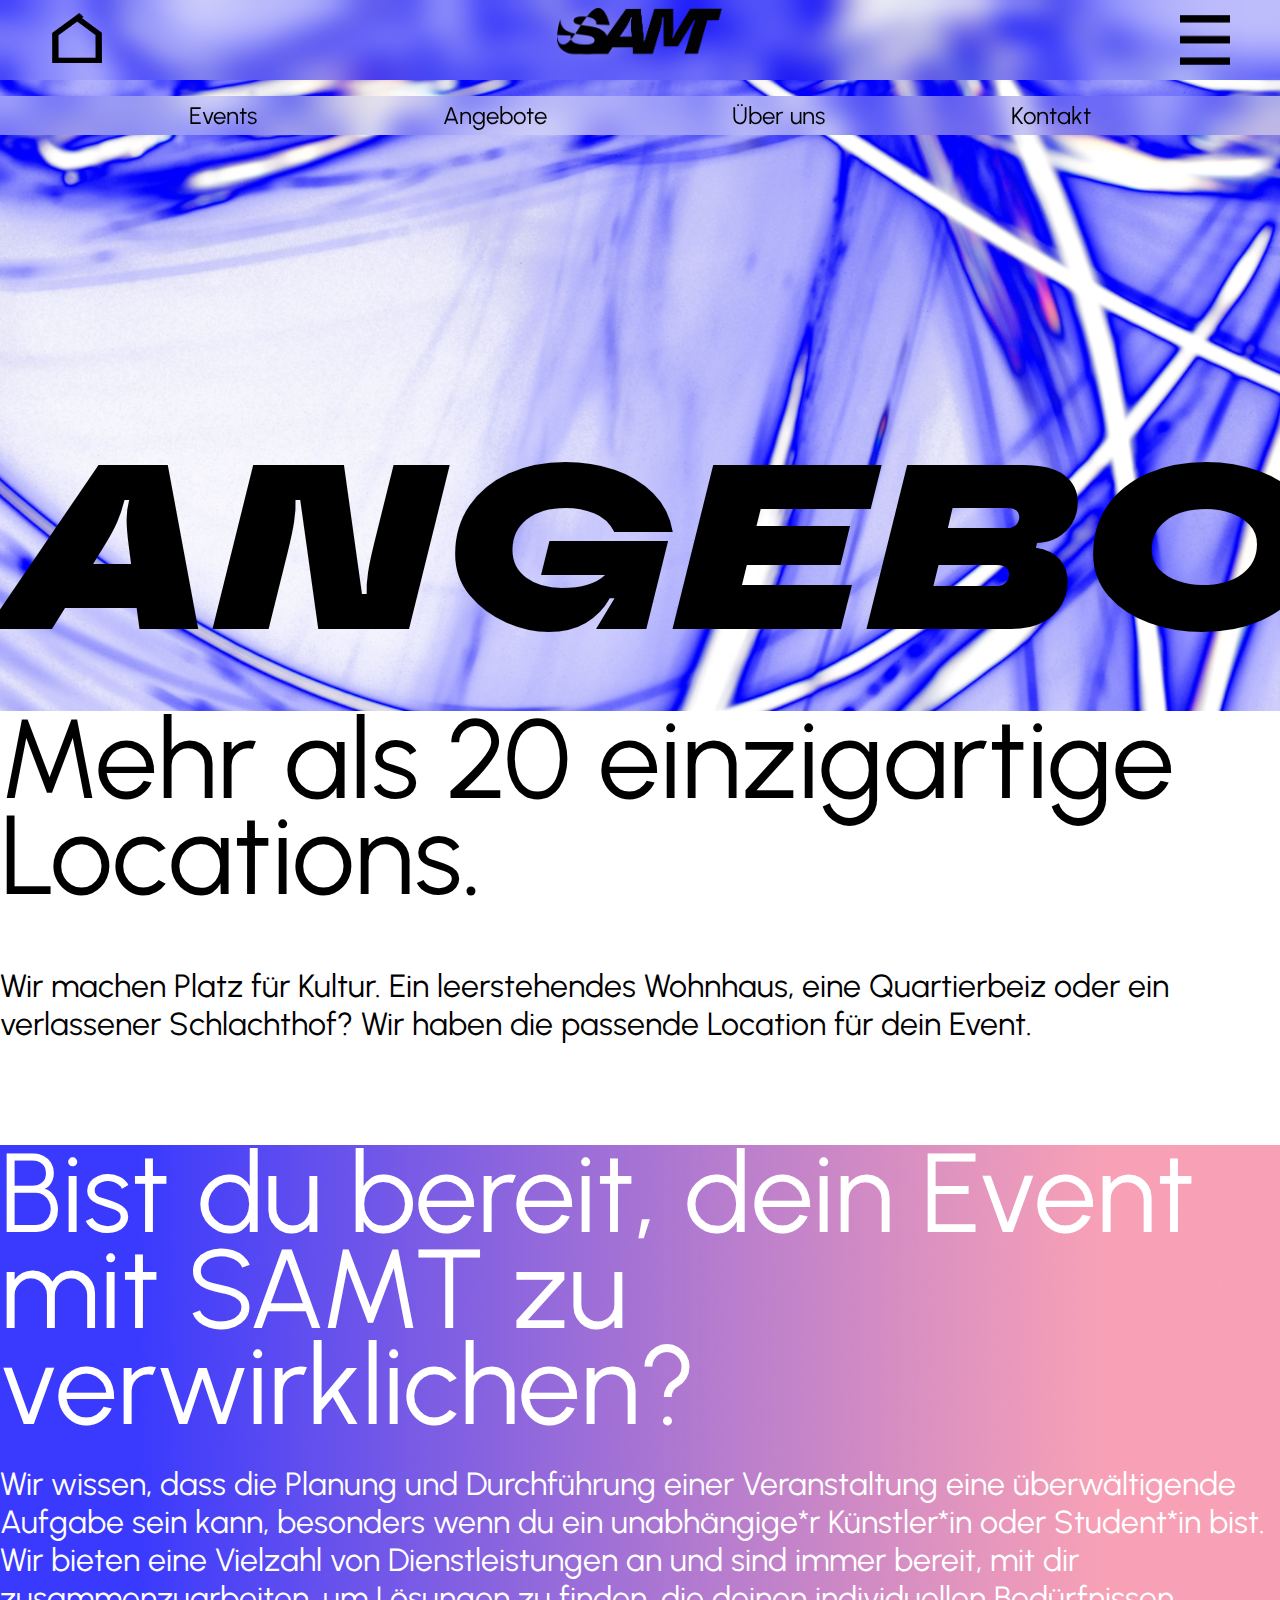
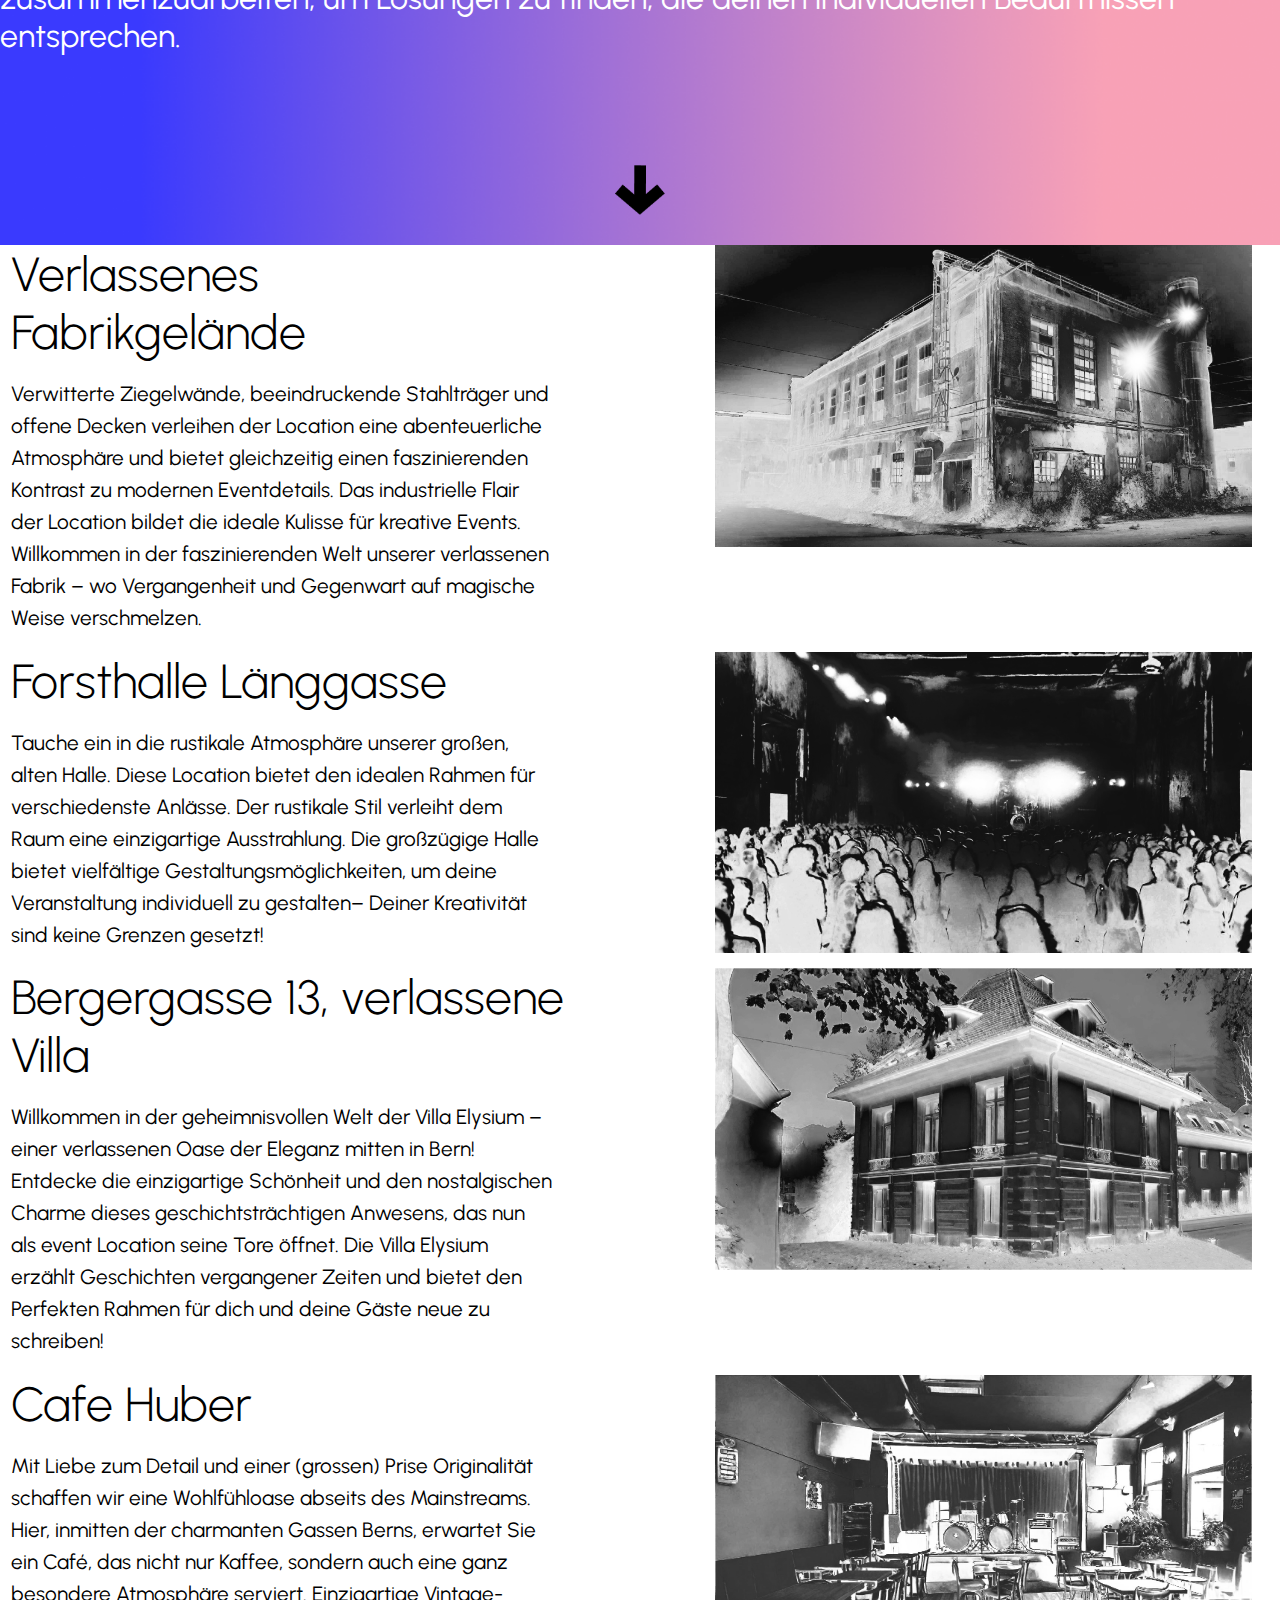
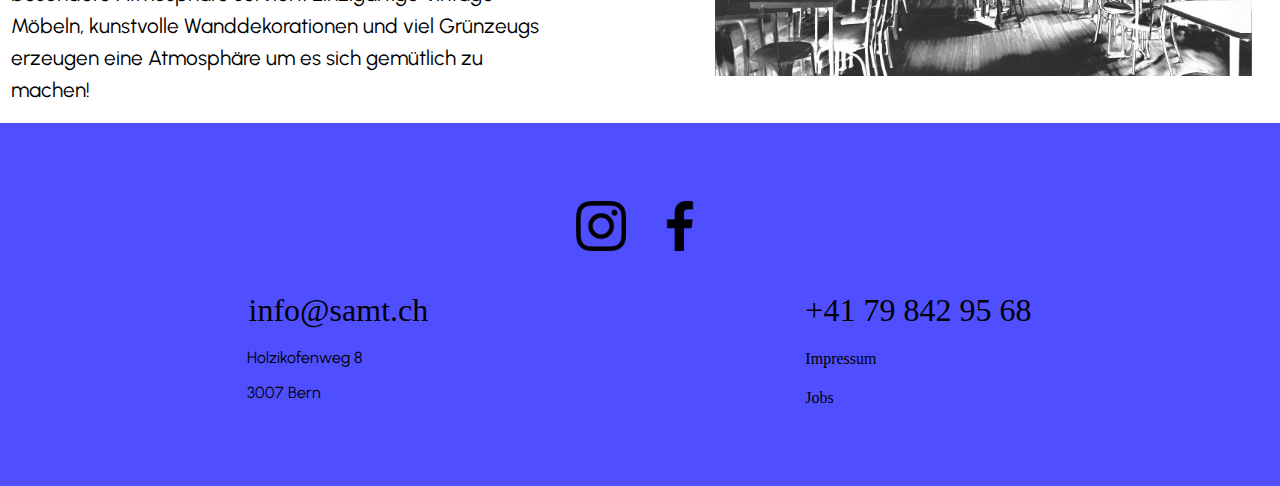
<file: angebot.html>
<!DOCTYPE html>
<html lang="en" class="angebot-page">
<head>
    <meta charset="UTF-8">
    <meta name="viewport" content="width=device-width, initial-scale=1.0">
    <title>Angebot</title>
    <link rel="stylesheet" href="css/styles.css">
    <link rel="stylesheet" href="css/media.css">
    <link rel="stylesheet" href="css/angebot.css">
</head>

<body class="angebotbg">
    
    <header>
            
        <div class="flex-grid-header">    
            
            <div class="col" id="home">
                <a href="index.html"><img id="home" src="..\images\icons\haus.png" alt="Home" width="50" height="50"></a>
            </div>
            
            <div class="col" id="logo">
                <a href="index.html"><img src="..\images\logo-samt-header-dark.png" alt="SAMT Logo" class="logo" width="auto" height="80"></a>
            </div>
            
            <div class="col" id="burgernav">
                <img src="..\images\icons\burger.png" alt="menuburger" width="50" height="50"> </a>
            </div>
        
        </div>

        <nav>
            <ul>
                <li><a href="/index.html#Events">Events</a></li>
                <li><a href="angebot.html">Angebote</a></li>
                <li><a href="ueber-uns.html">Über uns</a></li>
                <li><a href="kontakt.html">Kontakt</a></li>
                
            </ul>
        </nav>

    </header>


    
    <main>

        <section id="bigtext">
            <div class="flex-grid">

                <div class="col">
                
                    <h1> ANGEBOT </h1>
            
                </div>

            </div>
        </section>


        <section id="uebersch">
            <div class="flex-grid">
                <div class="col">
                    
                    <h3>Mehr als 20 einzigartige Locations.</h3>
                
                    <p>Wir machen Platz für Kultur. Ein leerstehendes Wohnhaus, 
                        eine Quartierbeiz oder ein verlassener Schlachthof? 
                        Wir haben die passende Location für dein Event.
                    </p>
    
                </div>
            </div>    
        </section>
        

        <section id="ueberschrift">
            
            <div class="col">
                
                <h3 class="gradient">Bist du bereit, dein Event mit 
                    SAMT zu verwirklichen?
                </h3>

                <p>Wir wissen, dass die Planung und Durchführung einer Veranstaltung
                    eine überwältigende Aufgabe sein kann, besonders wenn du
                    ein unabhängige*r Künstler*in oder Student*in bist. Wir bieten eine
                    Vielzahl von Dienstleistungen an und sind immer bereit,
                    mit dir zusammenzuarbeiten, um Lösungen zu finden,
                    die deinen individuellen Bedürfnissen entsprechen.
                </p>
            
                <div class="col">
                    <a href="#events" class="scroll-arrow"><img src="../images/icons/pfeil.png" alt="downarrow" height="50" width="50"></a>
                </div>
        </div>
        
        </section>
            
       
          

        <div class="flex-grid-2col" id="events">
            
            <div class="col">
                <h1 class="angebotheading">Verlassenes Fabrikgelände</h1>
                <h2 class="angebottext">
                    Verwitterte Ziegelwände, beeindruckende Stahlträger und
                    offene Decken verleihen der Location eine
                    abenteuerliche Atmosphäre und bietet gleichzeitig
                    einen faszinierenden Kontrast zu modernen Eventdetails.
                    Das industrielle Flair der Location bildet die ideale Kulisse
                    für kreative Events. Willkommen in der faszinierenden Welt
                    unserer verlassenen Fabrik – wo Vergangenheit und 
                    Gegenwart auf magische Weise verschmelzen.
                </h2>
            </div>
            <div class="col" >
                <img src="..\images\fabrik.png" alt="news" class="bild">
            </div>
            
        </div>

        <div class="flex-grid-2col">

            <div class="col">
                <h1  class="angebotheading">Forsthalle Länggasse
                <h2 class="angebottext">
                    Tauche ein in die rustikale Atmosphäre unserer 
                    großen, alten Halle. Diese Location bietet den idealen 
                    Rahmen für verschiedenste Anlässe.
                    Der rustikale Stil verleiht dem Raum 
                    eine einzigartige Ausstrahlung. Die großzügige
                    Halle bietet vielfältige  Gestaltungsmöglichkeiten, 
                    um deine Veranstaltung individuell
                    zu gestalten– Deiner Kreativität sind keine
                    Grenzen gesetzt!
                </h2>
            </div>

            <div class="col">
                <img src="..\images\kon2.png" alt="contact" class="bild">
            </div>
        </div>
        

        <div class="flex-grid-2col">

            <div class="col">
                <h1  class="angebotheading">Bergergasse 13, verlassene Villa</h1>
                <h2 class="angebottext">
                    Willkommen in der geheimnisvollen Welt der Villa Elysium – 
                    einer verlassenen Oase der Eleganz mitten in Bern! 
                    Entdecke die einzigartige Schönheit und den 
                    nostalgischen Charme dieses geschichtsträchtigen 
                    Anwesens, das nun als event Location seine Tore öffnet.
                    Die Villa Elysium erzählt Geschichten 
                    vergangener Zeiten und bietet den Perfekten
                    Rahmen für dich und deine Gäste neue zu schreiben!
                </h2>
            </div>
            <div class="col">
                <img src="..\images\villa1.png" alt="news" class="bild">
            </div>

        </div>

            <div class="flex-grid-2col">

                <div class="col">
                <h1  class="angebotheading">Cafe Huber</h1>
                <h2 class="angebottext">
                    Mit Liebe zum Detail und einer (grossen) Prise Originalität
                    schaffen wir eine Wohlfühloase abseits des Mainstreams.
                    Hier, inmitten der charmanten Gassen Berns, erwartet Sie
                    ein Café, das nicht nur Kaffee,
                    sondern auch eine ganz besondere Atmosphäre serviert.
                    Einzigartige Vintage-Möbeln, kunstvolle 
                    Wanddekorationen und viel Grünzeugs erzeugen eine
                    Atmosphäre um es sich gemütlich zu machen!
                </h2>
            </div>
            <div class="col">
                <img src="images/cafe.jpg" alt="news"  class="bild">
            </div>
        
    </main>
    
    <footer>


        <div id="footerref"></div>

        <div class="content">
            <div class="some">
                <a href="#">
                    <img src="/images/icons/instagram.png" alt="Instagram">
                </a>
                <a href="#">
                    <img src="images/icons/facebook.png" alt="Facebook">
                </a>
            </div>
            <div class="contact">
                <div class="address">
                    <a class="big-link" href="mailto:info@samt.ch">info@samt.ch</a>
                    <p>Holzikofenweg 8</p>
                    <p>3007 Bern</p>
                </div>
                <div class="information">
                    <a class="big-link" href="tel:+41079-842-9568">+41 79 842 95 68</a>
                    <a href="Impressum">Impressum</a>
                    <a href="Jobs">Jobs</a>
                </div>
            </div>
        </div>

    </footer>
</div>
</div>
</body>
</html>
</file>
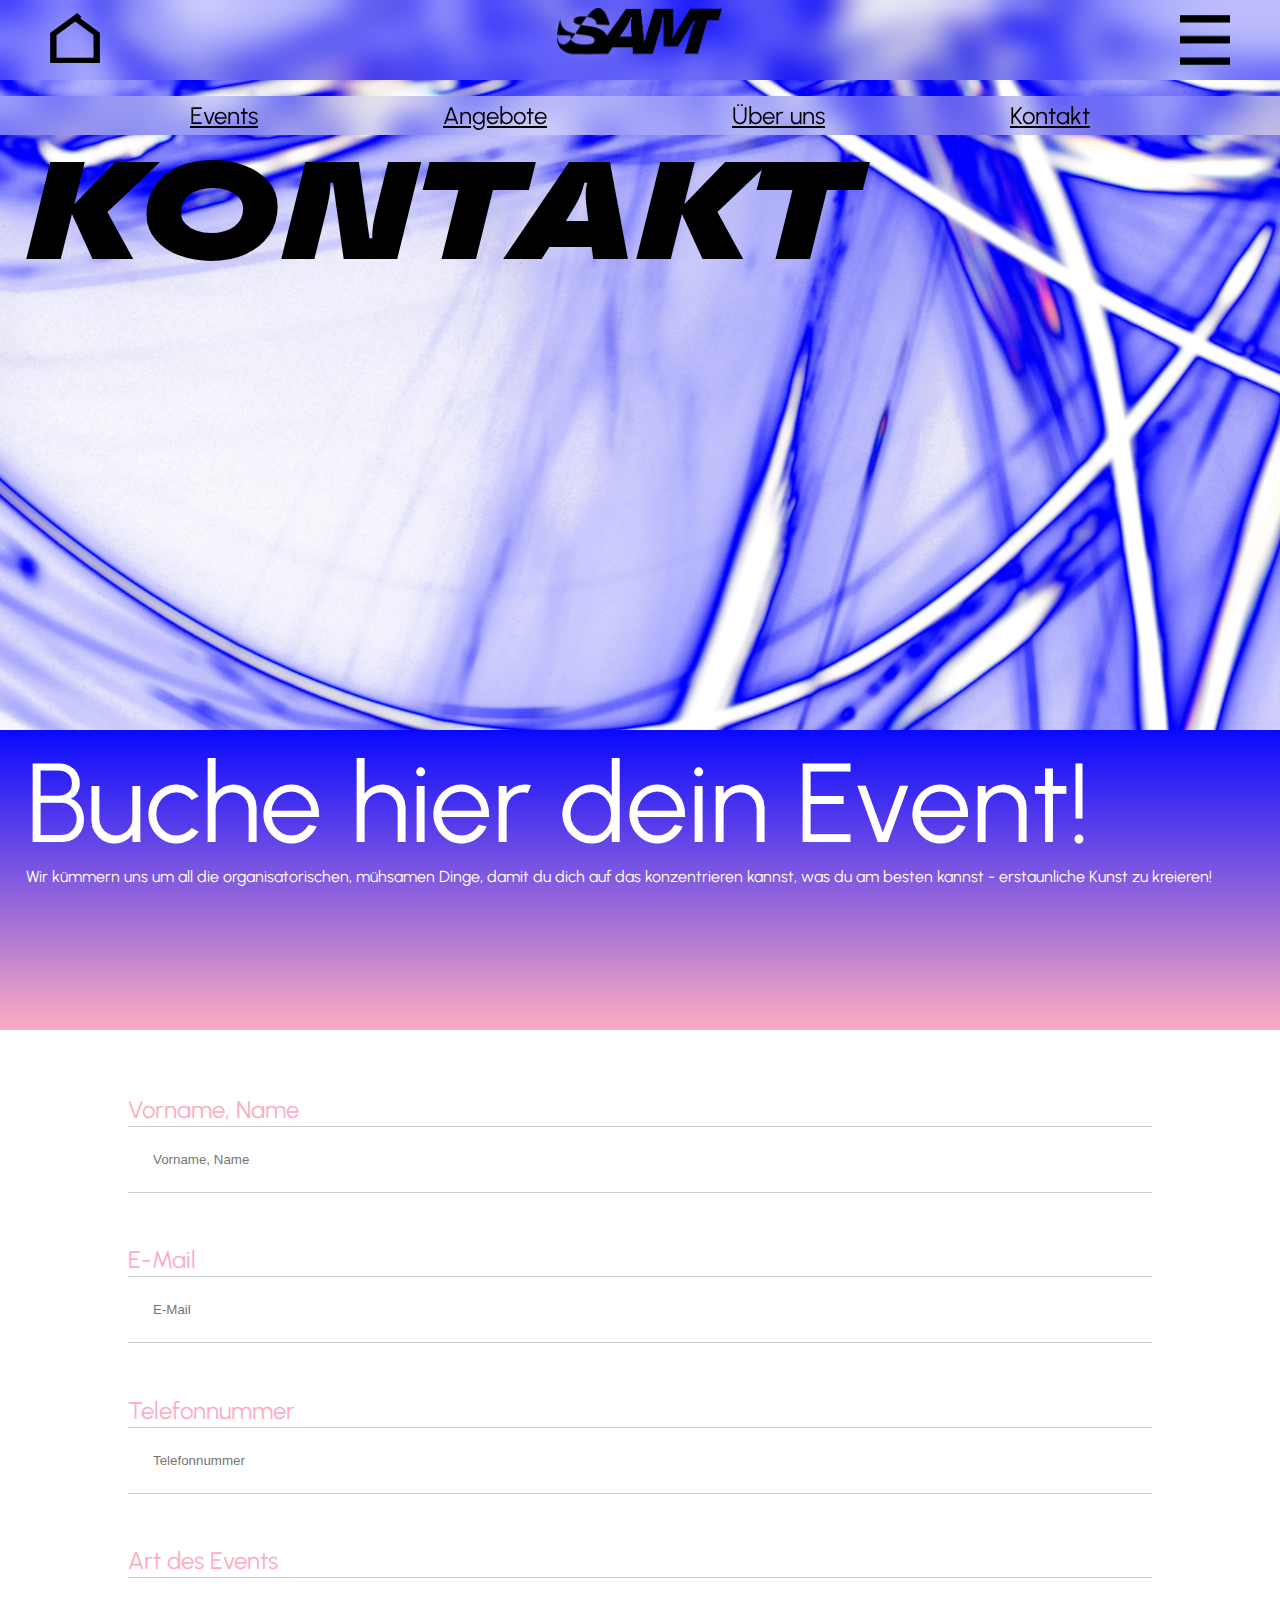
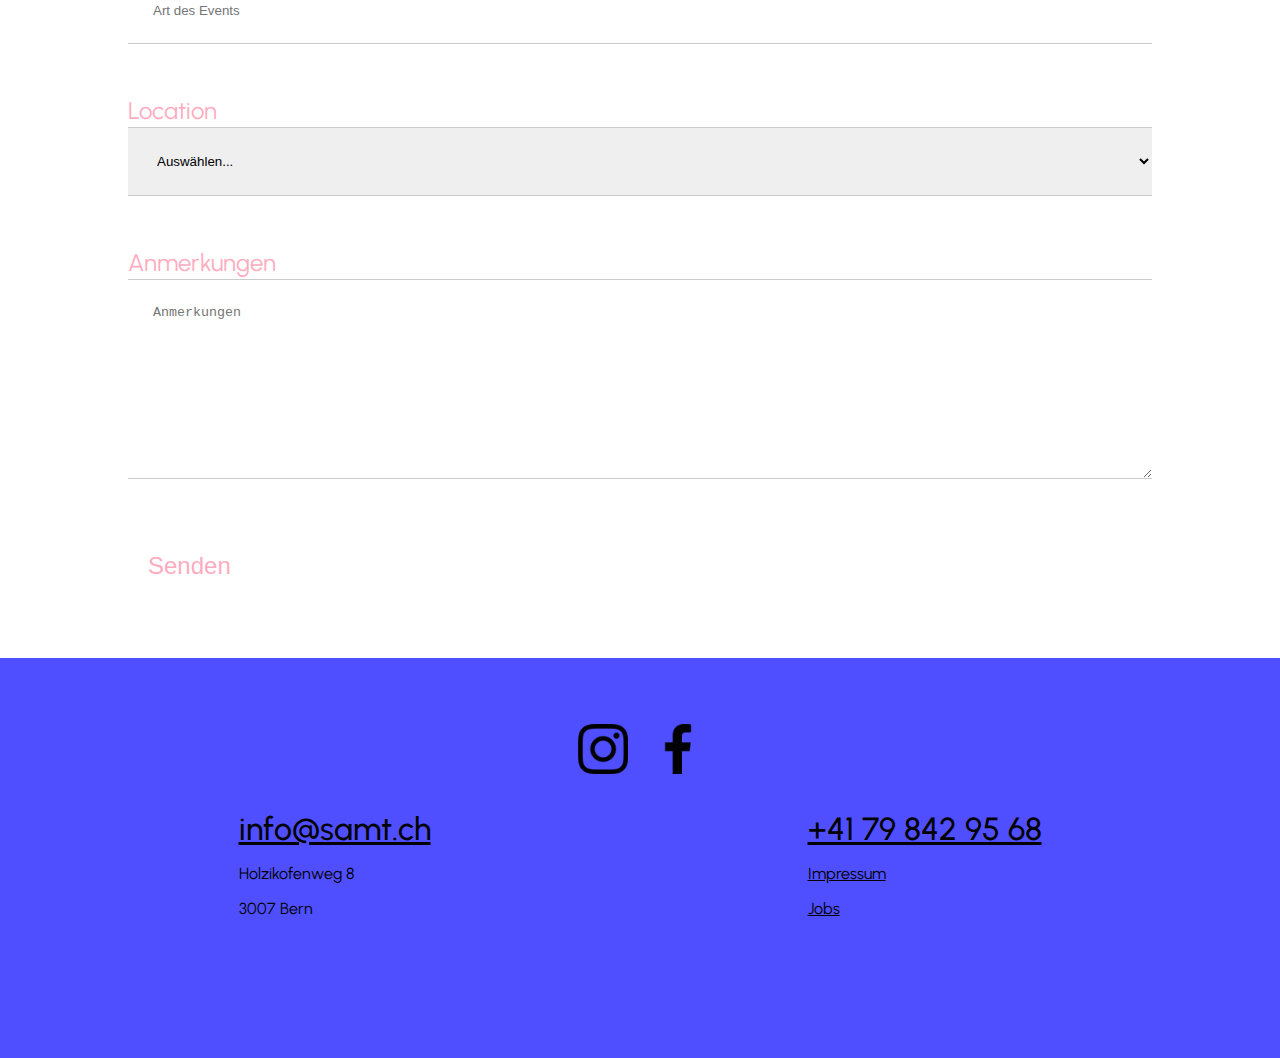
<file: kontakt.html>
<!DOCTYPE html>
<html lang="de">
    <head>
        <meta charset="UTF-8">
        <meta name="viewport" content="width=device-width, initial-scale=1.0">
        <title>Über uns</title>
        <link rel="stylesheet" href="css/styles.css">
        <link rel="stylesheet" href="css/media.css">
        <link rel="stylesheet" href="css/kontakt.css">
    </head>
   
    <body>
        <header>
            
            <div class="flex-grid-header">    
                
                <div class="col" id="home">
                    <a href="index.html"><img src="../images/icons/haus.png" alt="Home" width="50" height="50"></a>
                </div>
                
                <div class="col" id="logo">
                    <a href="index.html"><img src="../images/logo-samt-header-dark.png" alt="SAMT Logo" class="logo" height="80"></a>
                </div>
                
                <div class="col" id="burgernav">
                    <img src="../images/icons/burger.png" alt="menuburger" width="50" height="50">
                </div>
            
            </div>

            <nav>
                <ul>
                    <li><a href="/index.html#Events">Events</a></li>
                    <li><a href="angebot.html">Angebote</a></li>
                    <li><a href="ueber-uns.html">Über uns</a></li>
                    <li><a href="kontakt.html">Kontakt</a></li>
                    
                </ul>
            </nav>

        </header>
       
        <main>
            <section id="bigtext">
                <div class="flex-grid">
                    <div class="col">

                         <h1>KONTAKT</h1>
                     
            </section>
            
            <section id="ueberschrift">
                    <div class="col">
                        <h3 class="gradient">Buche hier dein Event!</h2>
                        <p>Wir kümmern uns um all die organisatorischen, mühsamen Dinge, damit du dich auf das konzentrieren kannst, was du am besten kannst - erstaunliche Kunst zu kreieren!</p>
                    </div>
                </div>
            </section>
              


    <section id="formular">
        <div class="container">
                <form action="#" method="post">
                    <label for="name">Vorname, Name</label>
                    <input type="text" id="name" name="name" placeholder="Vorname, Name">
                    <label for="email">E-Mail</label>
                    <input type="email" id="email" name="email" placeholder="E-Mail">
                    <label for="phone">Telefonnummer</label>
                    <input type="tel" id="phone" name="phone" placeholder="Telefonnummer">
                    <label for="event-type">Art des Events</label>
                    <input type="text" id="event-type" name="event-type" placeholder="Art des Events">
                    <label for="location">Location</label>
                    <select name="Location" id="location">
                        <option value="1">Auswählen...</option>
                        <option value="2">Verlassenes Fabrikgelände</option>
                        <option value="3">Forsthalle Länggasse</option>
                        <option value="4">Bergergasse 13, Verlassene Villa</option>
                        <option value="5">Café Hueber</option>
                    </select>
                    <label for="anmerkungen"> Anmerkungen</label>
                    <textarea id="anmerkungen" name="anmerkungen" placeholder="Anmerkungen" style="height:200px"></textarea>
                    <!-- Add more fields as needed -->
                    <input type="submit" value="Senden">
                </form>
        </div>
    </section>    
  



</main>        
        
        <footer>
            <div id="footerref"></div>

            <div class="content">
                <div class="some">
                    <a href="#">
                        <img src="/images/icons/instagram.png" alt="Instagram">
                    </a>
                    <a href="#">
                        <img src="images/icons/facebook.png" alt="Facebook">
                    </a>
                </div>
                <div class="contact">
                    <div class="address">
                        <a class="big-link" href="mailto:info@samt.ch">info@samt.ch</a>
                        <p>Holzikofenweg 8</p>
                        <p>3007 Bern</p>
                    </div>
                    <div class="information">
                        <a class="big-link" href="tel:+41079-842-9568">+41 79 842 95 68</a>
                        <a href="Impressum">Impressum</a>
                        <a href="Jobs">Jobs</a>
                    </div>
                </div>
            </div>

        </footer>
    </body>
</html>
</file>
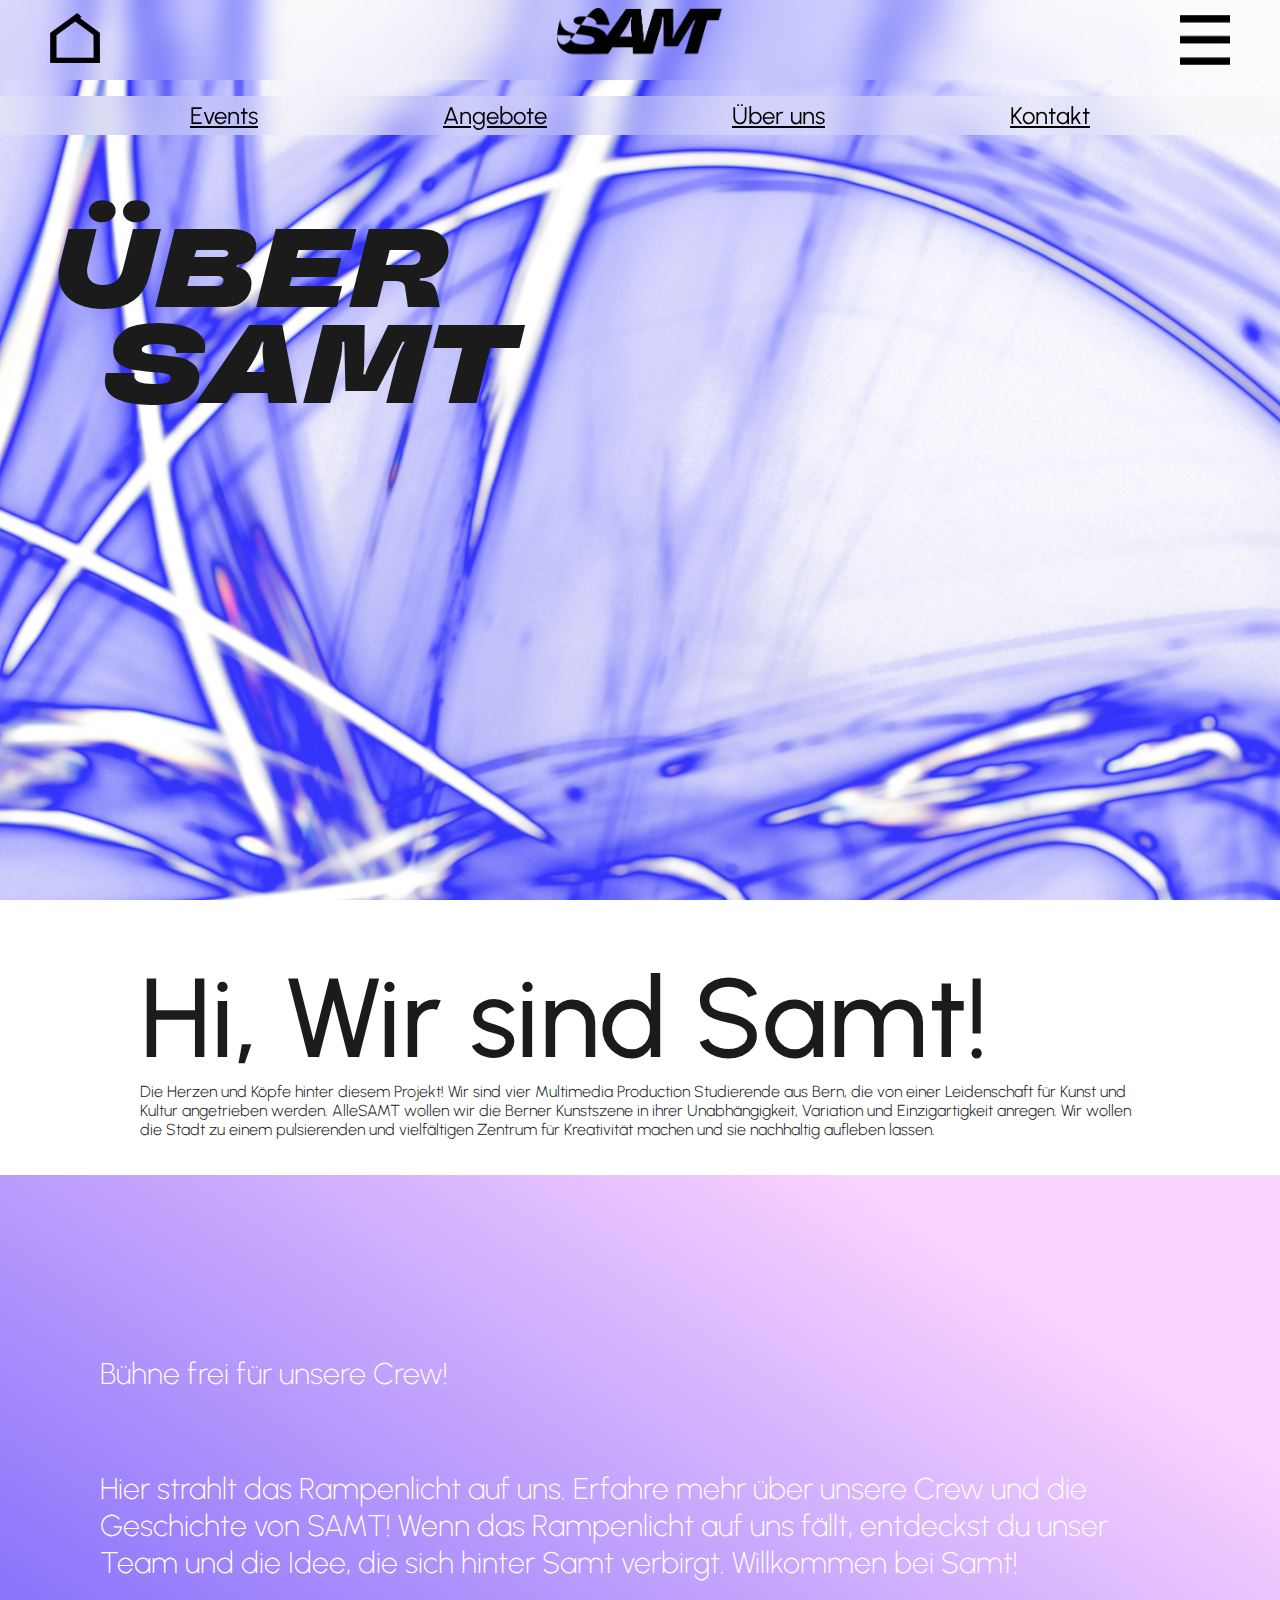
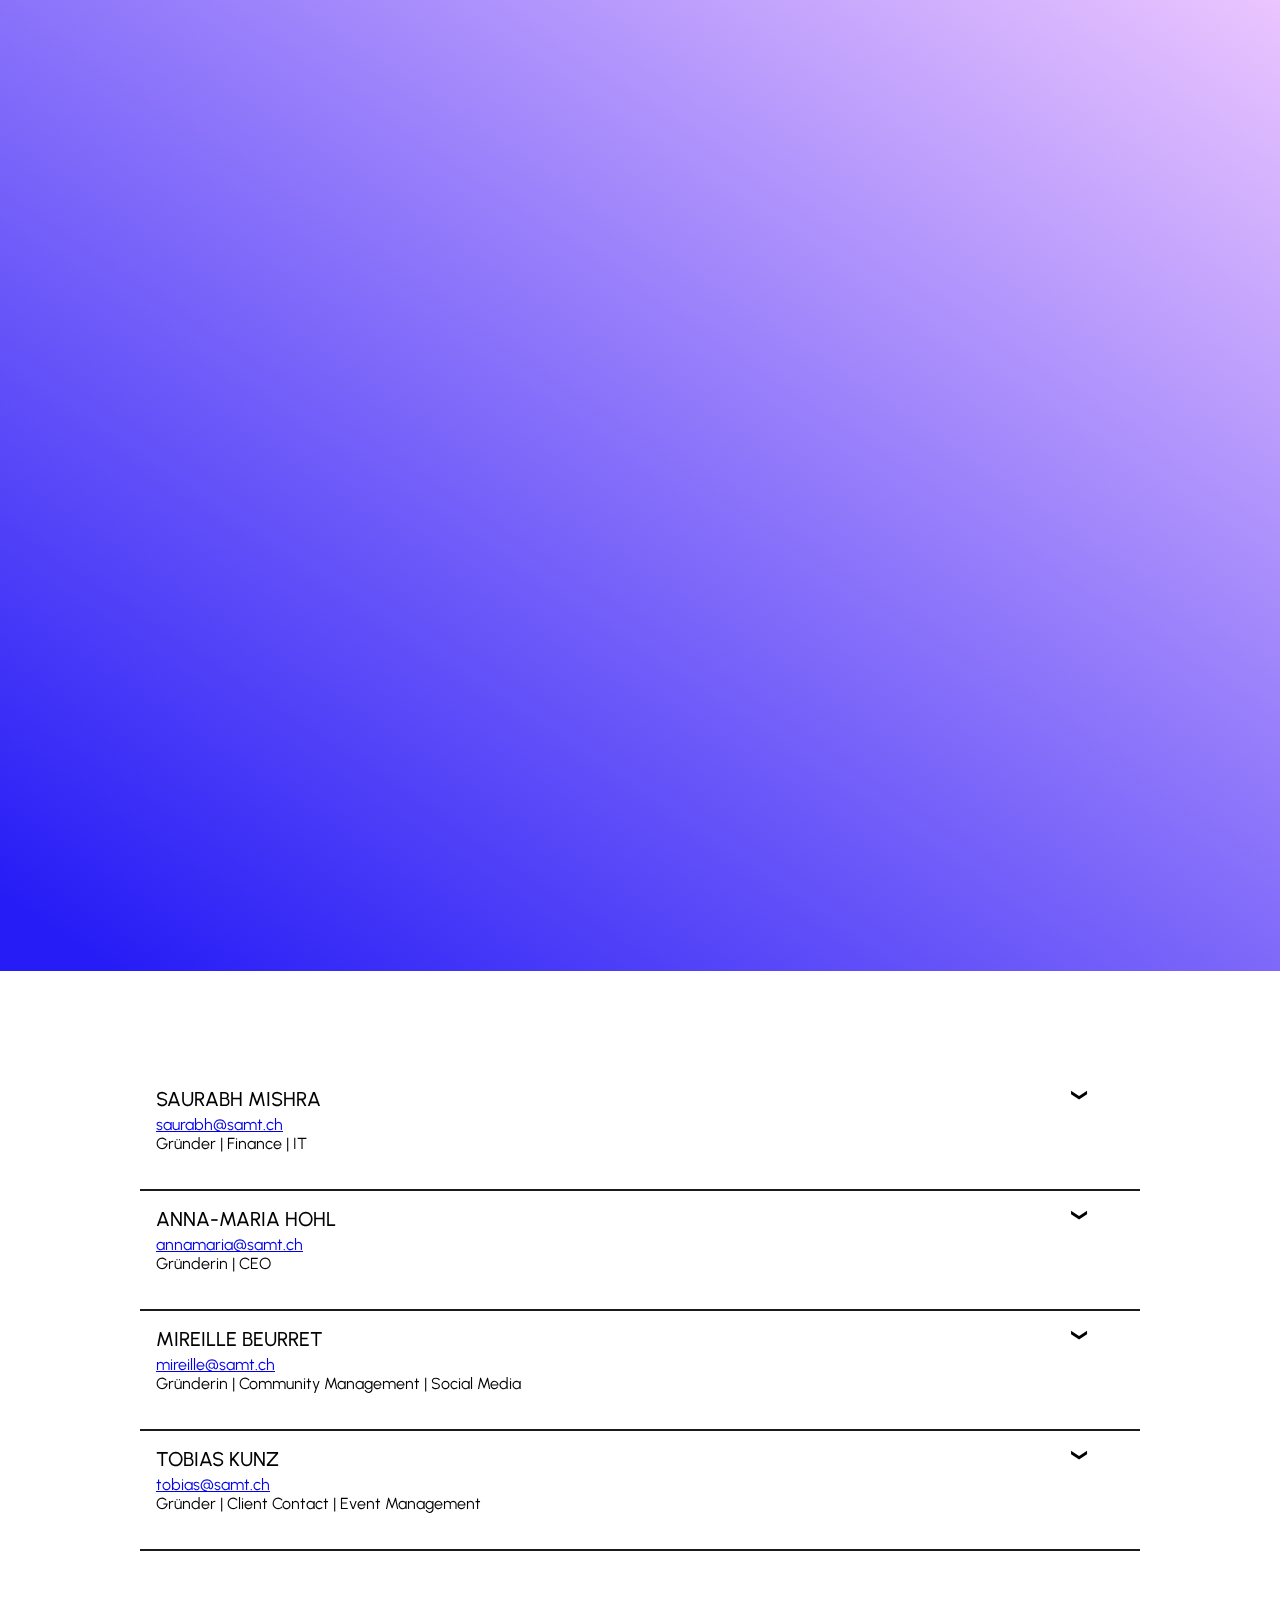
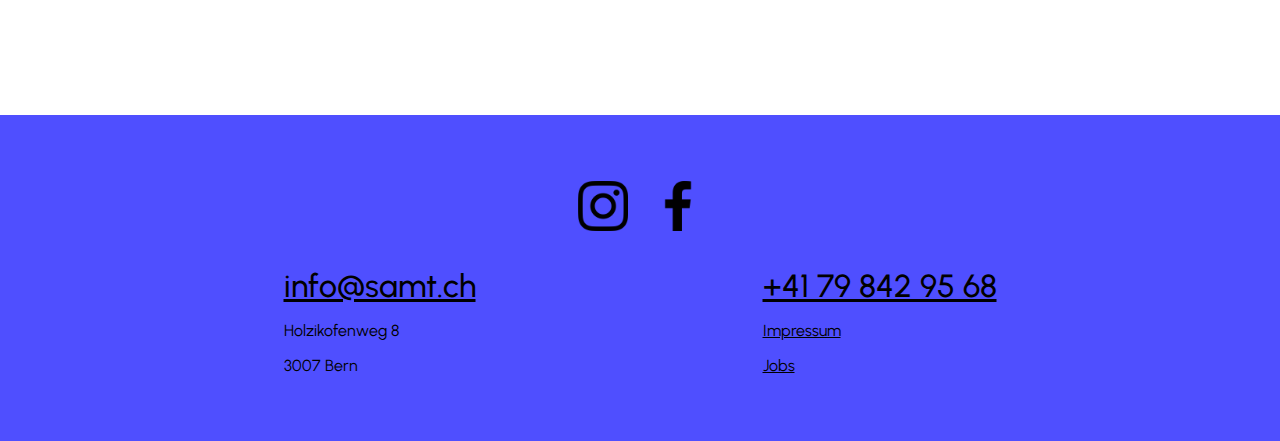
<file: ueber-uns.html>
<!DOCTYPE html>
<html lang="de">

<head>
    <meta charset="UTF-8">
    <meta name="viewport" content="width=device-width, initial-scale=1.0">
    <title>Über uns</title>
    <link rel="stylesheet" href="css/styles.css">
    <link rel="stylesheet" href="css/media.css">
    <link rel="stylesheet" href="css/ueber-uns.css">

</head>

<body class="ueberuns">
    <header>
            
        <div class="flex-grid-header">    
            
            <div class="col" id="home">
                <a href="index.html"><img src="../images/icons/haus.png" alt="Home" width="50" height="50"></a>
            </div>
            
            <div class="col" id="logo">
                <a href="index.html"><img src="../images/logo-samt-header-dark.png" alt="SAMT Logo" class="logo" height="80"></a>
            </div>
            
            <div class="col" id="burgernav">
                <img src="../images/icons/burger.png" alt="menuburger" width="50" height="50">
            </div>
        
        </div>

        <nav>
            <ul>
                <li><a href="/index.html#Events">Events</a></li>
                <li><a href="angebot.html">Angebote</a></li>
                <li><a href="ueber-uns.html">Über uns</a></li>
                <li><a href="kontakt.html">Kontakt</a></li>
                
            </ul>
        </nav>

    </header>
    <main>
        <section class="hero">
            <h1>Über<br><span>Samt</span></h1>
        </section>
        <section class="team">
            <div class="introduction">
                <div class="content">
                    <h2>Hi, Wir sind <span>Samt</span>!</h2>
                    <p>Die Herzen und Köpfe hinter diesem Projekt!
                        Wir sind vier Multimedia Production Studierende aus Bern, die von einer Leidenschaft für Kunst
                        und Kultur
                        angetrieben werden. AlleSAMT wollen wir die Berner Kunstszene in ihrer Unabhängigkeit,
                        Variation und Einzigartigkeit
                        anregen. Wir wollen die Stadt zu einem pulsierenden und vielfältigen Zentrum für Kreativität
                        machen und sie
                        nachhaltig aufleben lassen.</p>
                </div>
            </div>

            <section class="videosection"> 
                <p> Bühne frei für unsere Crew! </p> <br>
    
                     <div class="flex-grid-bühne" id="Bühne">
            
                            <p> Hier strahlt das Rampenlicht auf uns.
                                Erfahre mehr über unsere Crew und die Geschichte von
                                SAMT! Wenn das Rampenlicht auf uns fällt, entdeckst du
                                unser Team und die Idee, die sich hinter <span> Samt</span> verbirgt.  
                                Willkommen bei <span> Samt!</span> </p>
                            </div>
    
                            <div class="flex-grid-video"> 
                                <div class="video"> 
                                    <div style="padding:75% 0 0 0;position:relative;"><iframe 
                                        src="https://player.vimeo.com/video/903497535?badge=0&amp;autopause=0&amp;player_id=0&amp;app_id=58479" 
                                        frameborder="0" allow="autoplay; fullscreen; picture-in-picture" 
                                        style="position:absolute;top:0;left:0;width:100%;height:100%;" 
                                        title="Founders_Samt"></iframe></div><script src="https://player.vimeo.com/api/player.js"></script> 
                        </section>
                  
                                
                  </div>

                

            <div class="team-accordion content">
                <div class="teamcard">
                    <input type="radio" name="accordion-2" id="rd1">
                    <label class="tab_label" for="rd1">
                        <span class="name">Saurabh Mishra</span>
                        <a class="email" href="mailto:saurabh@samt.ch">saurabh@samt.ch</a>
                        <span class="role">Gründer | Finance | IT</span>
                    </label>
                    <div class="team-details">
                        <div class="team-content">
                            <img src="/images/team/saurabh.webp" alt="Saurabh">
                            <p>
                                Ob vor oder hinter der Kamera, ob Psychologie 
                                oder Multimedia Produktionen, Saurabh hat schon 
                                einiges erlebt und hinter sich. Doch das stoppt ihn nicht 
                                immer weiterzumachen, um Neues zu 
                                erlernen und zu erleben.
                            </p>
                        </div>
                    </div>
                </div>
                <div class="teamcard">
                    <input type="radio" name="accordion-2" id="rd2">
                    <label class="tab_label" for="rd2">
                        <span class="name">Anna-Maria Hohl</span>
                        <a class="email" href="mailto:annamaria@samt.ch">annamaria@samt.ch</a>
                        <span class="role">Gründerin | CEO</span>
                    </label>
                    <div class="team-details">
                        <div class="team-content">
                            <img src="/images/team/annamaria.webp" alt="Anna-Maria">
                            <p>
                                Eine große Liebe für Fotografie und Film. Anna-Maria
                                hat schon unzählige, cinematische
                                Teambuilding-Kurzfilme produziert und so Event und Film
                                zu einer immersiven Hollywood Erfahrung
                                zusammengebracht.
                            </p>
                        </div>
                    </div>
                </div>
        
                <div class="teamcard">
                    <input type="radio" name="accordion-2" id="rd3">
                    <label class="tab_label" for="rd3">
                        <span class="name">Mireille Beurret</span>
                        <a class="email" href="mailto:mireille@samt.ch">mireille@samt.ch</a>
                        <span class="role">Gründerin | Community Management | Social Media</span>
                    </label>
                    <div class="team-details">
                        <div class="team-content">
                            <img src="/images/team/mireille.webp" alt="Mireille">
                            <p>
                                Liebt es selbst an verschiedenste Veranstaltungen zu gehen,
                                ob Kunstausstellungen oder Raves,
                                von hier holt sie ihre Energie. Diese Energie steckt Mireille
                                in fantastische grafische Werke die sich in vielen von unseren
                                Postern zeigen.                         </p>
                        </div>
                    </div>
                </div>
                <div class="teamcard">
                    <input type="radio" name="accordion-2" id="rd4">
                    <label class="tab_label" for="rd4">
                        <span class="name">Tobias Kunz</span>
                        <a class="email" href="mailto:tobias@samt.ch">tobias@samt.ch</a>
                        <span class="role">Gründer | Client Contact | Event Management</span>
                    </label>
                    <div class="team-details">
                        <div class="team-content">
                            <img src="/images/team/tobias.webp" alt="Tobias">
                            <p>
                                Leidenschaftlicher Rapper, Radiomoderator und Podcaster.
                                Tobias ist bekannt dafür, die „Cafete“ in Bern zu einem
                                künstlerisch-musikalischen HotSpot
                                aufleben zu lassen.                         </p>
                        </div>
                    </div>
                </div>

            </div>
        </section>
       

    </main>
    <footer>
        <div class="content">
            <div class="some">
                <a href="#">
                    <img src="/images/icons/instagram.png" alt="Instagram">
                </a>
                <a href="#">
                    <img src="images/icons/facebook.png" alt="Facebook">
                </a>
            </div>
            <div class="contact">
                <div class="address">
                    <a class="big-link" href="mailto:info@samt.ch">info@samt.ch</a>
                    <p>Holzikofenweg 8</p>
                    <p>3007 Bern</p>
                </div>
                <div class="information">
                    <a class="big-link" href="tel:+41 79 842 95 68">+41 79 842 95 68</a>
                    <a href="Impressum">Impressum</a>
                    <a href="Jobs">Jobs</a>
                </div>
            </div>
        </div>
    </footer>
</body>

</html>
</file>
<file: css/styles.css>
@font-face {
  font-family: 'TTTravelsNext';
  src: url('/fonts/TTTravelsNext.ttf');
  font-family: 'TTTravelsNextBlackItalic';
  src: url('/fonts/TTTravelsNextBlackItalic.ttf');
}
@font-face {
  font-family: 'Urbanist';
  src: url('/fonts/Urbanist.ttf');
}

/* For index.html */


/* Overall body style */

body {
  background-image: url(../images/bgimg.png);
  background-repeat: no-repeat;
  background-attachment: fixed;
  background-size: cover;
  background-position: center;
  padding: 0%;
  margin: 0%;
}

body.ueberuns {
  background-image: url(../images/background.png); 
  background-repeat: no-repeat;
  background-attachment: fixed;
  background-size: cover;
  background-position: center;
  padding: 0%;
  margin: 0%;
}


h1 {
  font-size: 7pc;
  color: white;
  margin: 0%;
  padding: 0%;
}

h2, p, a {
  font-family: 'Urbanist';

}

h2 {
  font-size: 2pc;
}

/* Header style */

header {
  position: fixed;
  width: 100svw;
}

.flex-grid-header {
  display: flex;
  justify-content: space-between;
  padding: 0 50px;
  padding-bottom: 0%;
  margin-bottom: 0%;
  height: 80px;
  align-items: center;
  backdrop-filter: blur(15px);
}

.flex-grid-header .col {
  width: 50%;
}


#home {
  text-align: left;
}

#logo {
  padding-top: 2px;
  text-align: center;
}

#burgernav {
  text-align: right;
  justify-content: right;
  display: flex;
  align-items: center;
  gap: 10px;
  top: 0;
}


/* Nav style */


nav {
  background-color: rgba(245, 245, 245, 0.3);
  backdrop-filter: blur(15px);
  padding: 0%;
  margin: 0%;
}

ul{   
  border-radius: 10px;
  padding: 5px;
  display:flex;
  flex-direction: row;
  justify-content: space-evenly;
  list-style: none;
  text-decoration: none;
}

li a {
  color: black;
  font-size: 24px;
}

/* Main style */

main {
  padding: 0%;
  margin: 0%;
}

/* Flex grid layout & styles for body */

.flex-grid {
  display: flex;
}

.col {
  flex: 1;
}


.flex-grid-2col {
  display: flex;
  padding-top: 0%;
  padding-bottom: 0%;
  padding-left: 0%;
  padding-right: 0%;
  justify-content: space-between;
}

.flex-grid-2col .col {
  width: 50%;
  padding-top: 0%;
  padding-bottom: 0%;
  padding-left: 0%;
  padding-right: 0%;
}

.flex-grid-2col .col img {
  max-width: 100%;
  padding-top: 0%;
  padding-bottom: 0%;
  padding-left: 0%;
  padding-right: 0%;
}


/* landingpage  section */

#landingpage {
  flex-direction: column;
  justify-content: center;
  align-content: center;
  text-align: center;
  align-items: center;
  padding-top: 8%;
  width: 100%;
  min-height: 100vh;
  min-height: 100svh;
}

#landingpage h1 {
  text-transform: uppercase;
  font-family: 'TTTravelsNextBlackItalic';
  margin: 0%;
  padding: 0%;
}

/* Claim  section */

#claim {
  font-family: 'Urbanist';
  padding-left: 2%;
  padding-top: 6%;
  min-height: 100vh;
  min-height: 100svh;
}

#claim h1 {
  color: black;
  font-size: 7pc;
  font-weight: 500;
}

#claim h2 {
  margin: 0%;
  padding-top: 5%;
  font-size: 2pc;
  padding-bottom: 6%;
  font-weight: 400;
}

#claimtext {
  padding-top:1%;
}

/* Events section */

#Events {
  font-family: 'Urbanist';
  padding-top: 5%;
}

#Events h1 {
  display: none;
}

#Events h2 {
  margin: 0%;
  color: white;
  font-size:3pc;
  padding: 2%;
}

#Events p {
  padding-left: 2%;
  font-size: 1.5pc;
  color: white;
}

.flex-grid-2col #col1 {
  background: url(../images/konzedited.png);
  background-repeat: no-repeat;
  background-size: cover;
}

.flex-grid-2col #col2 {
  background: url(../images/aseatatthetableedited.png);
  background-repeat: no-repeat;
  background-size: cover;
}

.flex-grid-2col #col3 {
  background: url(../images/patinavol2edited.png);
  background-repeat: no-repeat;
  background-size: cover;
}

.flex-grid-2col #gradbg {
  background: url(../images/eventbg.png);
  background-repeat: no-repeat;
  background-size: cover;
}

.flex-grid-2col #gradbg2 {
  background: url(../images/eventbg.png);
  background-repeat: no-repeat;
  background-size: cover;
}

.flex-grid-2col #gradbgflipped {
  background: url(../images/eventbgflipped.png);
  background-repeat: no-repeat  ;
  background-size: cover;
}

#imgright {
  max-width: 100%;
  text-align: right;
}

/* Footer style */

footer{
  padding: 50px;
  min-height: 300px;
  background-color: #4F4FFF;
}
footer a{
  display: block;
}
footer a, footer p{
  margin: 1rem 0;
  color: black;
}
.big-link{
  font-size: 2rem;
  font-weight: 500;
}
.some{
  display: flex;
  justify-content: center;
  gap: 25px;
}
.some img{
  width: 50px;
}
.contact{
  display: flex;
  justify-content: space-around;
}

#footerref{
  max-width: 100%;
}

/* Hover Effect */

a:hover{
  border-bottom: 2px solid black;
}

/* For Validator */

.validator {
  padding: 0%;
  text-align: center;
}

.validator h1 {
  display: none;
}
</file>
<file: css/media.css>
/* Extra small devices (phones, 600px and down) */
@media only screen and (max-width: 600px)
 
{

  .flex-grid-header {
    display: flex;
    justify-content: space-between;
    padding: 0 0px;
    padding-bottom: 0%;
    margin-bottom: 0%;
    height: 80px;
    align-items: center;
    backdrop-filter: blur(15px);
  }

  .flex-grid-header .col {
    max-width: 100%;
    width: 100%;
  }

    #burgernav { 
        width: 0%; 
        display: none;
      }

      #logo {
        text-align: center;
      }

      #home { 
        display: none; 
      }

      nav li a {
        font-size: 1pc;
      }

      #textA {
        padding-top: 55%;
      }

      #claim .col {
        padding-top: 30%;
      }


      #claim h1 {
        font-size: 3pc;
      }

      #claim h2 {
        font-size: 1.5pc;
        padding-top: 15%;
        padding-bottom: 6%;
      }

    .flex-grid {
        display: flex;
        flex-direction: column;
      }


      #landingpage {
        padding: 0%;
        margin: 0%;
      }
     
      
      h1 {
        text-align: left;
        font-size: 2pc;
      }
      
      h2 {
        text-align: left;
        font-size: 1pc;
      }

      #Events {
        padding-top: 20%;
      }

      #column2 .flex-grid-2col {
        flex-direction: column-reverse;
      }

      .flex-grid-2col .col h1 {
        font-size: 2pc;
      }
      
      .flex-grid-2col .col h2 {
        font-size: 1pc;
      }
      .flex-grid-2col {
        flex-direction: column;
      }

      .flex-grid-2col .col {
        width: 100%;
      }

      .flex-grid-2col .col img {
        max-width: 99%;
      }

      .flex-grid-2col#Events {
        flex-direction: column;
      }

      .big-link {
        font-size: 1pc;
      }
}
</file>
<file: css/angebot.css>
@font-face {
    font-family: 'TTTravelsNext';
    src: url('/fonts/TTTravelsNext.ttf');
    font-family: 'TTTravelsNextBlackItalic';
    src: url('/fonts/TTTravelsNextBlackItalic.ttf');
}
@font-face {
    font-family: 'Urbanist';
    src: url('/fonts/Urbanist.ttf');
}


body.angebotbg {
  background-image: url(../images/DSC_0670.jpg);
  background-repeat: no-repeat;
  background-attachment: fixed;
  background-size: cover;
  background-position: center;
  padding: 0%;
  margin: 0%;
  background-color: white;
}

#bigtext {
  padding-top: 30%;
}

section {
  padding-top: 0%;
  padding-bottom: 0%;
  margin-left: 0%;
  margin-right: 0%;
}

p {
  padding-top: 0%;
  padding-bottom: 0%;
  margin-left: 0%;
  margin-right: 0%;
}

h1 {
  padding-top: 0%;
  padding-bottom: 0%;
  font-size: 14.6pc;
  color: black;
  font-family: 'tttravelsnextblackitalic';
  margin: 0%;
}



.angebotheading {
  padding-top: 0%;
  padding-bottom: 0%;  
  font-size: 3pc;
  color: black;
  font-family: 'urbanist';
  margin-left: 2%;
  font-weight: 300;
  
}
.angebottext {
  padding-top: 0%;
  padding-bottom: 0%;
  font-size: 1.3pc;
  color: black;
  font-family: 'urbanist';
  margin-left: 2%;
  margin-right: 2%;
  font-weight: 400;
  line-height: 2pc;
  
}
#ueberschrift {
  height: 700px; /* Ändere die Höhe nach Bedarf */
}


#ueberschrift .col {
  display: flex;
  flex-direction: column;
  align-items: center;
}

#ueberschrift .col a {
  margin-top: 20px; 
}



.bild {
  width: 95%;
  padding-top: 0%;
  padding-bottom: 0%;
  padding-left:9%;
  padding-right:0%;
  
}


.angebot-page .col img {
  max-width: 100%;
  padding: 0;
  filter: grayscale(100%);
    transition: filter 0.3s;
}

.angebot-page .col img:hover {
  filter: saturate(100%); }

  #uebersch {
    background-color: white;
    padding-top: 0%;
    padding-bottom: 5%;
    margin-left: 0;
    height: 370px;
  }
  

  h3{
   
    line-height: 6pc;
    font-size: 7pc;
    font-weight: 400;
    font-family:'urbanist';
    padding-top: 0%;
    padding-bottom: 0%;
    margin-left: 0%;
    margin-right: 0%;
    margin-top: 0%;
    margin-bottom: 0%;
  }

  
  #uebersch p{
    margin-top: 5%;
    margin-bottom: 0%;
    font-size: 2pc;
    padding-top: 0%;
    padding-bottom: 0%;
    font-weight: 400;
  }

  #ueberschrift {
    background-image: url(../images/eventbg.png);
    background-repeat: no-repeat;
    font-size: 7pc;
    background-size: cover;
    padding-top: 0%;
    font-family: 'urbanist';
    color: white;
  }

  #ueberschrift p{
    padding-top: 0%;
    font-size: 2pc;
    padding-bottom: 0%;
    color: white;
    font-weight: 400;
  }
  html {
    scroll-behavior: smooth;
  }
  
  /* Pseudo-Klasse :target für den Link mit der ID "events" */
  #events:target {
    padding-top: 100px; /* Platzierung, um den Inhalt unter dem Header zu platzieren */
  }
  

  .flex-grid-2col {
    display: flex;
    background-color: white; 
    padding-top: 0%;
    padding-bottom: 0%;
    padding-left: 0%;
    padding-right: 0%;
    justify-content: space-between;
    gap: 150px;
    align-items: stretch;
  }
  

  header a {
    font-family: 'Urbanist';
  
  }
  header {
    position: fixed;
    width: 100%;
    z-index: 1000; /* Hier einen höheren Z-Index-Wert hinzufügen */
  }
  


    a{
        all: unset;
        cursor: pointer;
        padding: 2px;
        border-bottom: 1px solid transparent;
        transition: border-bottom 0.3s ease;
    }
    a:hover{
        border-bottom: 1px solid var(--mainDark);}
    

    
        footer{
            padding: 60px;
            min-height: 200px;
            background-color: #4F4FFF;
          }
          footer a{
            display: block;
          }
          footer a, footer p{
            margin: 1rem 0;
            color: black;
          }
          .big-link{
            font-size: 2rem;
            font-weight: 500;
          }
          .some{
            display: flex;
            justify-content: center;
            gap: 25px;
          }
          .some img{
            width: 50px;
          }
          .contact{
            display: flex;
            justify-content: space-around;
          }
          
          #footerref{
            max-width: 100%;
          }


@media screen and (max-width: 600px) {
    .hero h1{
        font-size: 4pc;
        line-height: 4pc;
    }    

  h3 {
      font-size: 3.2pc; 
      line-height: 2.8pc;
  }
  p {
      font-size: 0.9pc; 
      line-height: 2pc; 
      font-weight: 530;
  }

  .angebotheading {
      font-size: 2pc; 
  }

  .angebottext {
      font-size: 0.8pc; 
      line-height: 1.5pc; 
  }
  .scroll-arrow {
    position: absolute; 
    left: 50%;
    transform: translateX(-50%);
}
    
    .flex-grid-2col {
      flex-direction: column;
    }

    h1 {
      font-size: 5pc; 
    }

    .bild {
      width: 100%; 
      margin-top: 1rem; 
    }
      .hero h1{
          font-size: 4pc;
          line-height: 4pc;
      }    
      .teamcard input:checked ~ .team-details {
          margin-top: 0px;
      }
          .team-content{
          gap: 1rem;
          flex-direction: column-reverse;
          align-items: flex-start;
      }
      .team-content img{
          margin: 1rem;
      }
      .contact{
          flex-direction: column;
      }
      
      }
</file>
<file: css/kontakt.css>
@font-face {
    font-family: 'TTTravelsNext';
    src: url('/fonts/TTTravelsNext.ttf');
    font-family: 'TTTravelsNextBlackItalic';
    src: url('/fonts/TTTravelsNextBlackItalic.ttf');
}
@font-face {
    font-family: 'Urbanist';
    src: url('/fonts/Urbanist.ttf');
}


body {
  background-image: url(../images/DSC_0670.jpg);
  background-repeat: no-repeat;
  background-attachment: fixed;
  background-size: cover;
  background-position: center;
  padding: 0%;
  margin: 0%;
}

header {
  position: fixed;
  width: 100svw;
}

.flex-grid-header {
  display: flex;
  justify-content: space-between;
  padding: 0 50px;
  padding-bottom: 0%;
  margin-bottom: 0%;
  height: 80px;
  align-items: center;
  backdrop-filter: blur(15px);
}

.flex-grid-header .col {
  width: 50%;
}


#home {
  text-align: left;
}

#logo {
  padding-top: 2px;
  text-align: center;
}

#burgernav {
  text-align: right;
  justify-content: right;
  display: flex;
  align-items: center;
  gap: 10px;
  top: 0;
}


/* Nav style */


nav {
  background-color: rgba(245, 245, 245, 0.3);
  backdrop-filter: blur(15px);
  padding: 0%;
  margin: 0%;
}

ul{   
  border-radius: 10px;
  padding: 5px;
  display:flex;
  flex-direction: row;
  justify-content: space-evenly;
  list-style: none;
  text-decoration: none;
}

li a {
  color: black;
  font-size: 24px;
}

/* Main style */

main {
  padding: 0%;
  margin: 0%;
}


  

   section {
    padding-top: 0%;
    padding-bottom: 0%;
    margin-left: 0%;
    margin-right: 0%;
  }
  
  p {
    color: white;
    padding-top: 0%;
    padding-bottom: 0%;
    margin-left: 2%;
    margin-right: 0%;
  }

  
  #bigtext {
   padding-top: 9%;
   padding-left: 2%;
   padding-bottom: 33%;
   }



h1 {
    padding-top: 0%;
    padding-bottom: 0%;
    font-size: 8.6pc;
    color: black;
    font-family: 'tttravelsnextblackitalic';
    margin: 0%;
  }
  
  h3{
   color: white;
    line-height: 6pc;
    font-size: 7pc;
    font-weight: 400;
    font-family:'urbanist';
    padding-top: 0%;
    padding-bottom: 0%;
    padding-left: 2%;
    margin-left: 0%;
    margin-right: 0%;
    margin-top: 0%;
    margin-bottom: 0%;
  }

  #ueberschrift {
    height: 30%; /* Ändere die Höhe nach Bedarf */
    padding-top: 2%;
    padding-bottom: 10%;
    background-image: linear-gradient(#0909FE,#FDACC0);
  }
  
  #ueberschrift p {
      color: white;
      padding-top: 0%;
      padding-bottom: 0%;
      margin-left: 2%;
      margin-right: 0%;
  }

#formular {
  font-family: 'Urbanist';
  padding-top: 5%;
  padding-bottom: 5%;
  padding-left: 10%;
  padding-right: 10%;
  color: #FDACC0;
  font-size: 1.5pc;
  font-weight: 400;
  line-height: 2pc;
  margin-left: 0%;
  margin-right: 0%;
  margin-top: 0%;
  margin-bottom: 0%;
  background-color: white;
  
}

input[type=text], input[type=tel], input[type=email], select, textarea {
  width: 100%;
  padding: 25px;
  border: none;
  border-bottom: 1px solid #ccc;
  border-top: 1px solid #ccc;
  border-radius: 0px;
  box-sizing: border-box;
  margin-bottom: 5%;
  
}

input[type=submit] {
  position: relative;
  background-color: #ffffff;
  color: #FDACC0;
  padding: 12px 20px;
  border: none;
  border-radius: 0px;
  cursor: pointer;
  font-size: 1.5pc;
  font-weight: 400;
  line-height: 2pc;
  
}

label { color:#FDACC0;}

textarea {  resize: vertical;}


    
footer{
  padding: 50px;
  min-height: 300px;
  background-color: #4F4FFF;
}
footer a{
  display: block;
}
footer a, footer p{
  margin: 1rem 0;
  color: black;
}
.big-link{
  font-size: 2rem;
  font-weight: 500;
}
.some{
  display: flex;
  justify-content: center;
  gap: 25px;
}
.some img{
  width: 50px;
}
.contact{
  display: flex;
  justify-content: space-around;
}

#footerref{
  max-width: 100%;
}

/* Hover Effect */

a:hover{
  border-bottom: 2px solid black;
}


@media screen and (max-width: 600px) 
{

  h1 {
    padding-top: 15%;
    font-size: 5pc;
  }
  .flex-grid-header {
    display: flex;
    justify-content: space-between;
    padding: 0 0px;
    padding-bottom: 0%;
    margin-bottom: 0%;
    height: 80px;
    align-items: center;
    backdrop-filter: blur(15px);
  }

  .flex-grid-header .col {
    max-width: 100%;
    width: 100%;
  }

    #burgernav { 
        width: 0%; 
        display: none;
      }

      #logo {
        text-align: center;
      }

      #home { 
        display: none; 
      }

      nav li a {
        font-size: 1pc;
      }
    

}
</file>
<file: css/ueber-uns.css>
@font-face {
    font-family: 'TTTravelsNext';
    src: url('/fonts/TTTravelsNext.ttf');
    font-family: 'TTTravelsNextBlackItalic';
    src: url('/fonts/TTTravelsNextBlackItalic.ttf');
}
@font-face {
    font-family: 'Urbanist';
    src: url('/fonts/Urbanist.ttf');
}

*{
    --mainDark: #1b1b1b;
    --mainBright: #f5e2ff;
    --mainBlue: #4F4FFF;
    --black: #000;
    --white: #fff;
    box-sizing: border-box;

}


/* Header style */

header {
    position: fixed;
    width: 100svw;
  }
  
  .flex-grid-header {
    display: flex;
    justify-content: space-between;
    padding: 0 50px;
    padding-bottom: 0%;
    margin-bottom: 0%;
    height: 80px;
    align-items: center;
    backdrop-filter: blur(15px);
  }
  
  .flex-grid-header .col {
    width: 50%;
  }
  
  
  #home {
    text-align: left;
  }
  
  #logo {
    padding-top: 2px;
    text-align: center;
  }
  
  #burgernav {
    text-align: right;
    justify-content: right;
    display: flex;
    align-items: center;
    gap: 10px;
    top: 0;
  }
  
  
  /* Nav style */
  
  
  nav {
    background-color: rgba(245, 245, 245, 0.3);
    backdrop-filter: blur(15px);
    padding: 0%;
    margin: 0%;
  }
  
  ul{   
    border-radius: 10px;
    padding: 5px;
    display:flex;
    flex-direction: row;
    justify-content: space-evenly;
    list-style: none;
    text-decoration: none;
  }
  
  li a {
    color: black;
    font-size: 24px;
  }

  


h1{
    font-family: 'TTTravelsNext', system-ui, -apple-system, BlinkMacSystemFont, 'Segoe UI', Roboto, Oxygen, Ubuntu, Cantarell, 'Open Sans', 'Helvetica Neue', sans-serif;
    color: var(--mainDark)
}
h2, h3, h4, p, a, label{
    font-family: 'Urbanist', system-ui, -apple-system, BlinkMacSystemFont, 'Segoe UI', Roboto, Oxygen, Ubuntu, Cantarell, 'Open Sans', 'Helvetica Neue', sans-serif;

}

h2
{   color: var(--mainDark);
    line-height: 6pc;
    font-size: 7pc;
    font-weight: 400;
    font-family: 'urbanist';
    padding-top: 0%;
    padding-bottom: 0%;
    margin-left: 0%;
    margin-right: 0%;
    margin-top: 0%;
    margin-bottom: 0%;

}

.content{
    max-width: 1000px;
    margin: 0 auto;
}

.hero{
    min-height: 100vh;
    min-height: 100svh;
    padding: 120px 50px;

}
.hero h1{
    text-transform: uppercase;
    line-height: 6pc;
    font-family: 'TTTravelsNextBlackItalic', system-ui, -apple-system, BlinkMacSystemFont, 'Segoe UI', Roboto, Oxygen, Ubuntu, Cantarell, 'Open Sans', 'Helvetica Neue', sans-serif;
    margin-top: 100px;
}
.hero h1 span{
    margin-left: 50px;
}

.videosection p {
    color: var(--white);
    font-size: 30px;
    font-weight: 200;
}


h3 {
    line-height: 6pc;
    font-size: 7pc;
    font-weight: 400;
    font-family: 'urbanist';
    padding-top: 0%;
    padding-bottom: 0%;
    margin-left: 0%;
    margin-right: 0%;
    margin-top: 0%;
    margin-bottom: 0%;
    color: var(--mainDark);
}



.team{
    background-color: var(--white);
    padding-bottom: 5%;
}

.introduction{

    background-color: var(--white);
    padding: 20px 0px;
    color: var(--mainDark);
}

.introduction h2{
    font-weight: 500;
    margin-right: 0%;
    margin-left: 0%;
    padding-bottom: 0%;
    padding-top: 5%;
}




.content p{
    text-align: left;
    padding-top: 0%;
    padding-bottom: 0%;
    margin-left: 0%;
    margin-right: 0%;
}



.introduction p{
    font-weight: 300;
    color: var(--mainDark);
}

.videosection{
    background: rgb(249,210,255);
    background: linear-gradient(214deg, rgba(249,210,255,1) 13%, rgba(37,28,246,1) 97%);
    padding: 150px 100px;
}



.team-accordion{
    padding: 100px 0;
}
.teamcard{
    position: relative;
    border-bottom: 2px solid var(--mainDark)
}
.teamcard input{
    position: absolute;
    display: none;
}
.team-details {
    display: grid;
    grid-template-rows: 0fr;
    opacity: 0;
    transition: grid-template-rows 0.4s ease, margin 0.4s ease, opacity 1s ease-out;
    margin: 0 100px 20px 0;
}

.teamcard input:checked ~ .team-details {
    grid-template-rows: 1fr;
    opacity: 1;
    margin-top: -40px;
}
.tab_label{
    display: flex;
    flex-direction: column;
    cursor: pointer;
    padding: 1rem;
}
.tab_label::after{
    position: absolute;
    right: 50px;
    content: '\276F'; /*unicode zeichen â¯ */
    width: 1em;
    height: 1em;
    text-align: center;
    transform: rotate(90deg);
    transition: all 0.4s ease;
}
.teamcard input:checked + .tab_label::after{
    transform: rotate(270deg);
}
.tab_label span, .tab_label a{
    width: fit-content;
}
.tab_label .name{
    font-size: 1.25rem;
    text-transform: uppercase;
    font-weight: 500;
    margin-bottom: 0.25rem;
}
.team-content{
    display: flex;
    gap: 6rem;
    flex-direction: row-reverse;
    overflow: hidden;
    align-items: center;
    opacity: 1;
}
.team-content img{
    width: 200px;
    height: 200px;
    aspect-ratio: 1;
    object-fit: cover;
    border-radius: 16px;
    filter: saturate(0) contrast(1.2);

}
.team-content p{
    margin: 0;
    padding: 1rem;
}

footer{
    padding: 50px;
    min-height: 300px;
    background-color: var(--mainBlue);
}
footer a{
    display: block;
}
footer a, footer p{
    margin: 1rem 0;
}
.big-link{
    font-size: 2rem;
    font-weight: 500;
}
.some{
    display: flex;
    justify-content: center;
    gap: 25px;
}
.some img{
    width: 50px;
}
.contact{
    display: flex;
    justify-content: space-around;
}
@media screen and (max-width: 600px) {


    .hero h1{
        font-size: 7pc;
        line-height: 6pc;
    }    


    .teamcard input:checked ~ .team-details {
        margin-top: 0px;
    }
        .team-content{
        gap: 1rem;
        flex-direction: column-reverse;
        align-items: flex-start;
    }
    .team-content img{
        margin: 1rem;
    }
    .contact{
        flex-direction: column;
    }
    .full-menu{
        opacity: 0;
        position: fixed;
        top: 0;
        left: 100vw;
        left: 100svw;
        width: 100vw;
        width: 100svw;
        height: 100vh;
        height: 100svh;
        background: rgba(0,0,0,0.5);
        z-index: 2;
        display: flex;
        padding: 5rem;
        flex-direction: column;
        color: white;
        font-size: 2rem;
        font-weight: 500;
        justify-content: center;
        gap: 1rem;
        align-items: end;
        transition: all 0.5s ease;
    
        .flex-grid-header {
            display: flex;
            justify-content: space-between;
            padding: 0 0px;
            padding-bottom: 0%;
            margin-bottom: 0%;
            height: 80px;
            align-items: center;
            backdrop-filter: blur(15px);
          }
          
        
          .flex-grid-header .col {
            max-width: 100%;
            width: 100%;
          }
        
            #burgernav { 
                width: 0%; 
                display: none;
              }
        
              #logo {
                text-align: center;
              }
        
              #home { 
                display: none; 
              }
        
              nav li a {
                font-size: 1pc;
              }
    }
}
</file>
